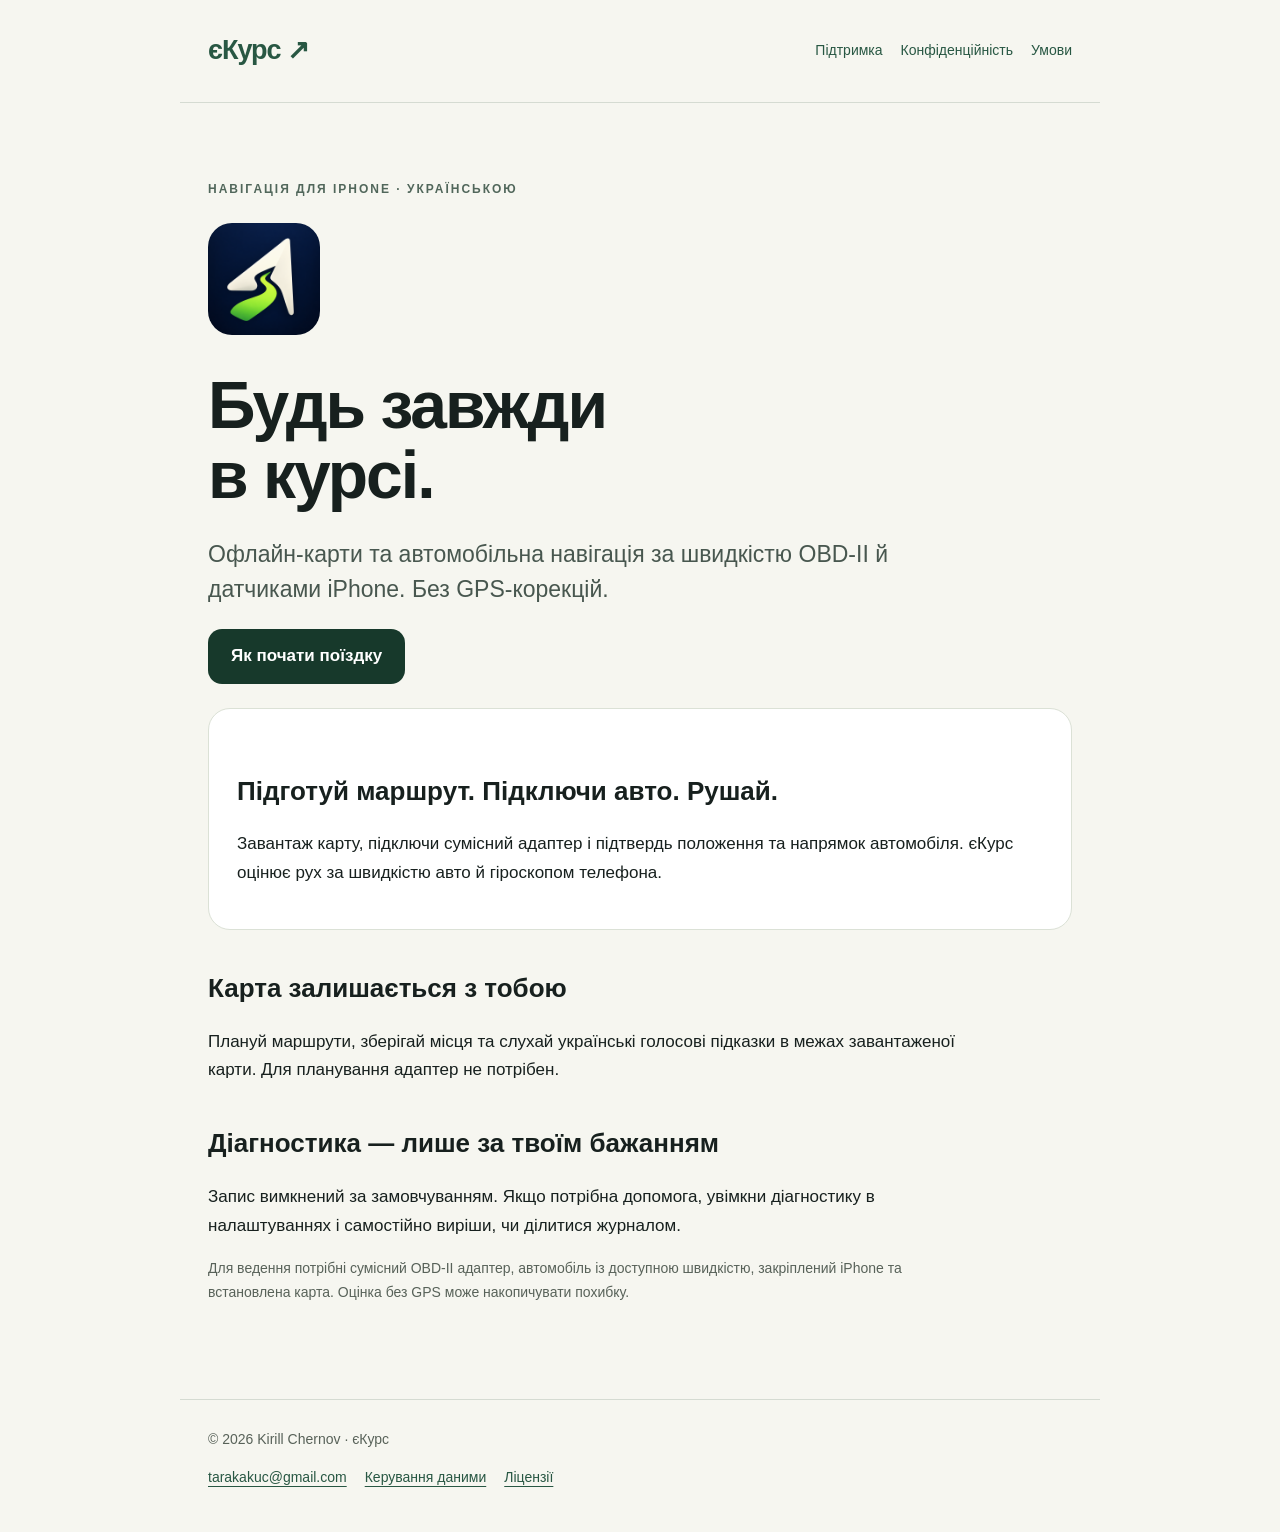
<file: index.html>
<!doctype html><html lang="uk"><head><meta charset="utf-8"><meta name="viewport" content="width=device-width,initial-scale=1"><meta name="description" content="Будь завжди в курсі — єКурс, автомобільна навігація без GPS"><meta name="theme-color" content="#17392b"><title>Будь завжди в курсі · єКурс</title><link rel="stylesheet" href="style.css"><link rel="icon" href="icon.png"></head><body><header><a class="brand" href="index.html">єКурс<span aria-hidden="true"> ↗</span></a><nav aria-label="Головне меню"><a href="support.html">Підтримка</a><a href="privacy.html">Конфіденційність</a><a href="terms.html">Умови</a></nav></header><main><p class="eyebrow">Навігація для iPhone · Українською</p><img class="icon" src="icon.png" alt="Іконка єКурс"><h1>Будь завжди<br>в курсі.</h1><p class="lead">Офлайн-карти та автомобільна навігація за швидкістю OBD-II й датчиками iPhone. Без GPS-корекцій.</p><p><a class="button" href="support.html">Як почати поїздку</a></p><div class="card"><h2>Підготуй маршрут. Підключи авто. Рушай.</h2><p>Завантаж карту, підключи сумісний адаптер і підтвердь положення та напрямок автомобіля. єКурс оцінює рух за швидкістю авто й гіроскопом телефона.</p></div><h2>Карта залишається з тобою</h2><p>Плануй маршрути, зберігай місця та слухай українські голосові підказки в межах завантаженої карти. Для планування адаптер не потрібен.</p><h2>Діагностика — лише за твоїм бажанням</h2><p>Запис вимкнений за замовчуванням. Якщо потрібна допомога, увімкни діагностику в налаштуваннях і самостійно виріши, чи ділитися журналом.</p><p class="meta">Для ведення потрібні сумісний OBD-II адаптер, автомобіль із доступною швидкістю, закріплений iPhone та встановлена карта. Оцінка без GPS може накопичувати похибку.</p></main><footer>© 2026 Kirill Chernov · єКурс<p><a href="mailto:tarakakuc@gmail.com">tarakakuc@gmail.com</a><a href="data.html">Керування даними</a><a href="licenses.html">Ліцензії</a></p></footer></body></html>
</file>
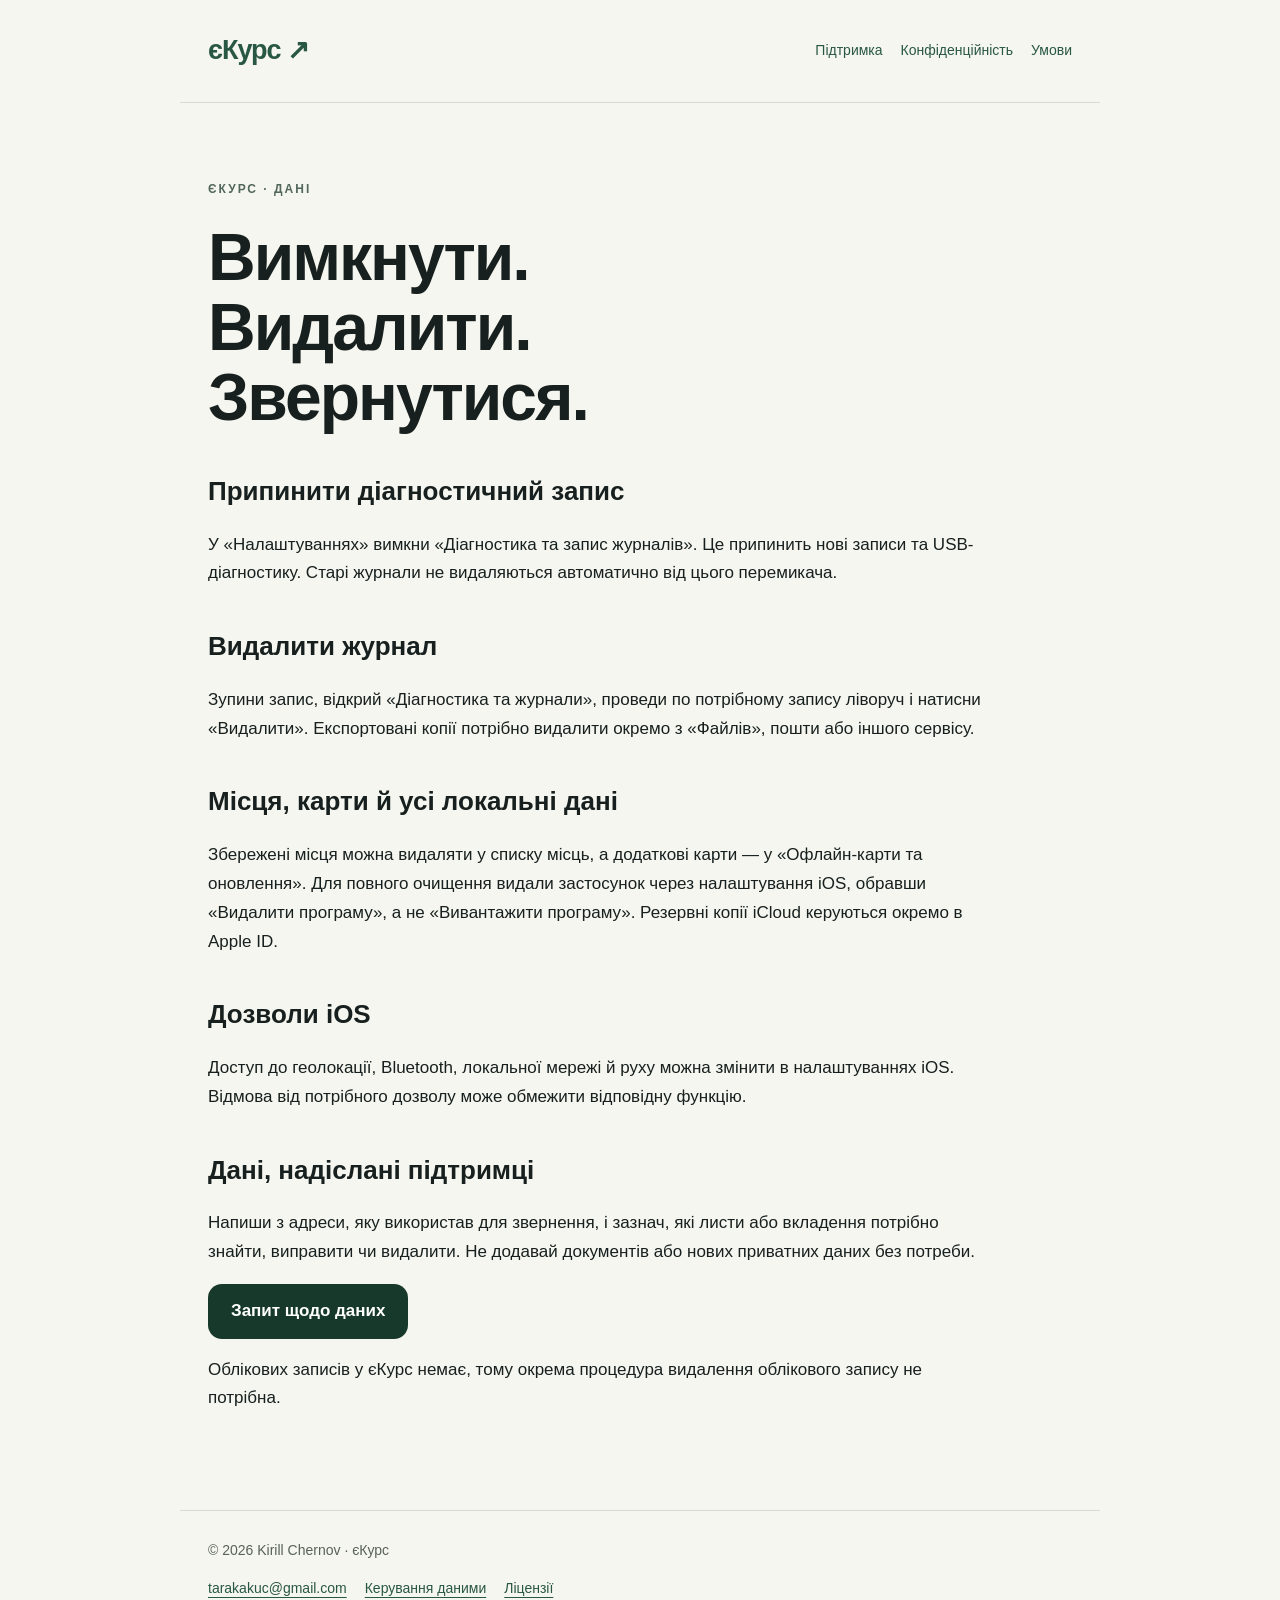
<file: data.html>
<!doctype html><html lang="uk"><head><meta charset="utf-8"><meta name="viewport" content="width=device-width,initial-scale=1"><meta name="description" content="Керування даними — єКурс, автомобільна навігація без GPS"><meta name="theme-color" content="#17392b"><title>Керування даними · єКурс</title><link rel="stylesheet" href="style.css"><link rel="icon" href="icon.png"></head><body><header><a class="brand" href="index.html">єКурс<span aria-hidden="true"> ↗</span></a><nav aria-label="Головне меню"><a href="support.html">Підтримка</a><a href="privacy.html">Конфіденційність</a><a href="terms.html">Умови</a></nav></header><main><p class="eyebrow">єКурс · Дані</p><h1>Вимкнути.<br>Видалити.<br>Звернутися.</h1><h2>Припинити діагностичний запис</h2><p>У «Налаштуваннях» вимкни «Діагностика та запис журналів». Це припинить нові записи та USB-діагностику. Старі журнали не видаляються автоматично від цього перемикача.</p><h2>Видалити журнал</h2><p>Зупини запис, відкрий «Діагностика та журнали», проведи по потрібному запису ліворуч і натисни «Видалити». Експортовані копії потрібно видалити окремо з «Файлів», пошти або іншого сервісу.</p><h2>Місця, карти й усі локальні дані</h2><p>Збережені місця можна видаляти у списку місць, а додаткові карти — у «Офлайн-карти та оновлення». Для повного очищення видали застосунок через налаштування iOS, обравши «Видалити програму», а не «Вивантажити програму». Резервні копії iCloud керуються окремо в Apple ID.</p><h2>Дозволи iOS</h2><p>Доступ до геолокації, Bluetooth, локальної мережі й руху можна змінити в налаштуваннях iOS. Відмова від потрібного дозволу може обмежити відповідну функцію.</p><h2>Дані, надіслані підтримці</h2><p>Напиши з адреси, яку використав для звернення, і зазнач, які листи або вкладення потрібно знайти, виправити чи видалити. Не додавай документів або нових приватних даних без потреби.</p><a class="button" href="mailto:tarakakuc@gmail.com?subject=єКурс%20—%20запит%20щодо%20даних">Запит щодо даних</a><p>Облікових записів у єКурс немає, тому окрема процедура видалення облікового запису не потрібна.</p></main><footer>© 2026 Kirill Chernov · єКурс<p><a href="mailto:tarakakuc@gmail.com">tarakakuc@gmail.com</a><a href="data.html">Керування даними</a><a href="licenses.html">Ліцензії</a></p></footer></body></html>
</file>
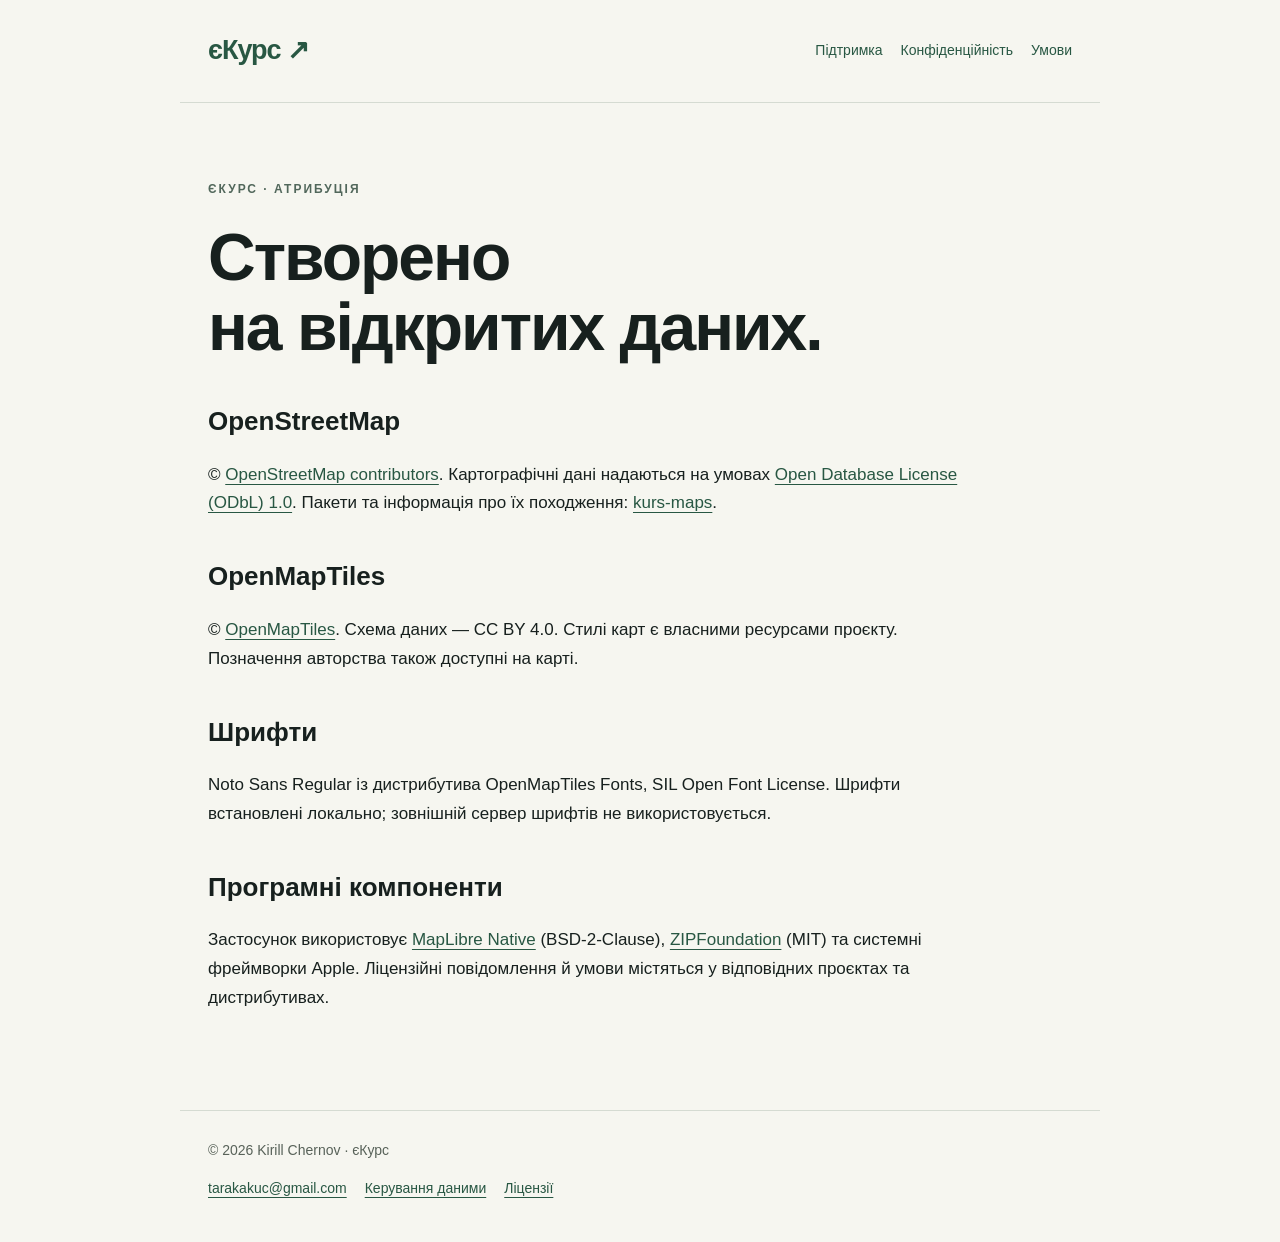
<file: licenses.html>
<!doctype html><html lang="uk"><head><meta charset="utf-8"><meta name="viewport" content="width=device-width,initial-scale=1"><meta name="description" content="Карти та ліцензії — єКурс, автомобільна навігація без GPS"><meta name="theme-color" content="#17392b"><title>Карти та ліцензії · єКурс</title><link rel="stylesheet" href="style.css"><link rel="icon" href="icon.png"></head><body><header><a class="brand" href="index.html">єКурс<span aria-hidden="true"> ↗</span></a><nav aria-label="Головне меню"><a href="support.html">Підтримка</a><a href="privacy.html">Конфіденційність</a><a href="terms.html">Умови</a></nav></header><main><p class="eyebrow">єКурс · Атрибуція</p><h1>Створено<br>на відкритих даних.</h1><h2>OpenStreetMap</h2><p>© <a href="https://www.openstreetmap.org/copyright">OpenStreetMap contributors</a>. Картографічні дані надаються на умовах <a href="https://opendatacommons.org/licenses/odbl/1-0/">Open Database License (ODbL) 1.0</a>. Пакети та інформація про їх походження: <a href="https://github.com/jarakys/kurs-maps">kurs-maps</a>.</p><h2>OpenMapTiles</h2><p>© <a href="https://openmaptiles.org/">OpenMapTiles</a>. Схема даних — CC BY 4.0. Стилі карт є власними ресурсами проєкту. Позначення авторства також доступні на карті.</p><h2>Шрифти</h2><p>Noto Sans Regular із дистрибутива OpenMapTiles Fonts, SIL Open Font License. Шрифти встановлені локально; зовнішній сервер шрифтів не використовується.</p><h2>Програмні компоненти</h2><p>Застосунок використовує <a href="https://github.com/maplibre/maplibre-native">MapLibre Native</a> (BSD-2-Clause), <a href="https://github.com/weichsel/ZIPFoundation">ZIPFoundation</a> (MIT) та системні фреймворки Apple. Ліцензійні повідомлення й умови містяться у відповідних проєктах та дистрибутивах.</p></main><footer>© 2026 Kirill Chernov · єКурс<p><a href="mailto:tarakakuc@gmail.com">tarakakuc@gmail.com</a><a href="data.html">Керування даними</a><a href="licenses.html">Ліцензії</a></p></footer></body></html>
</file>
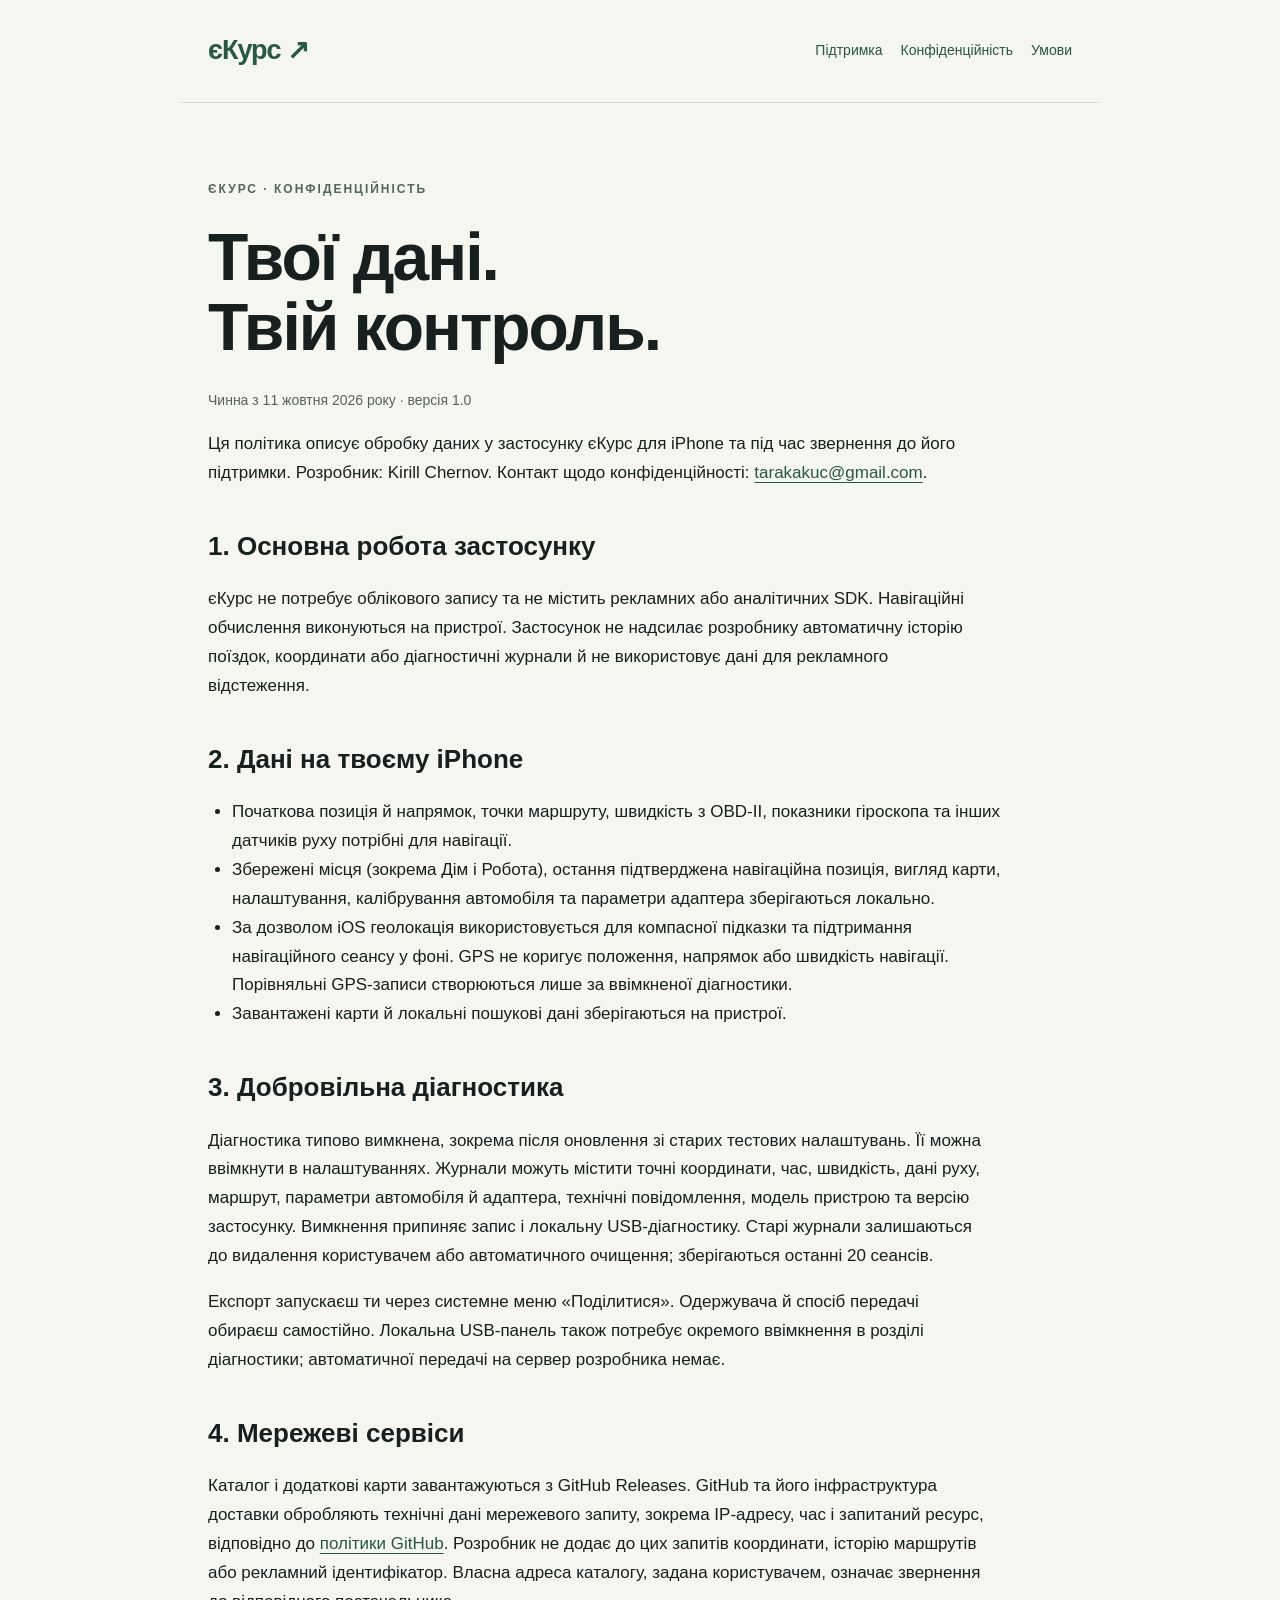
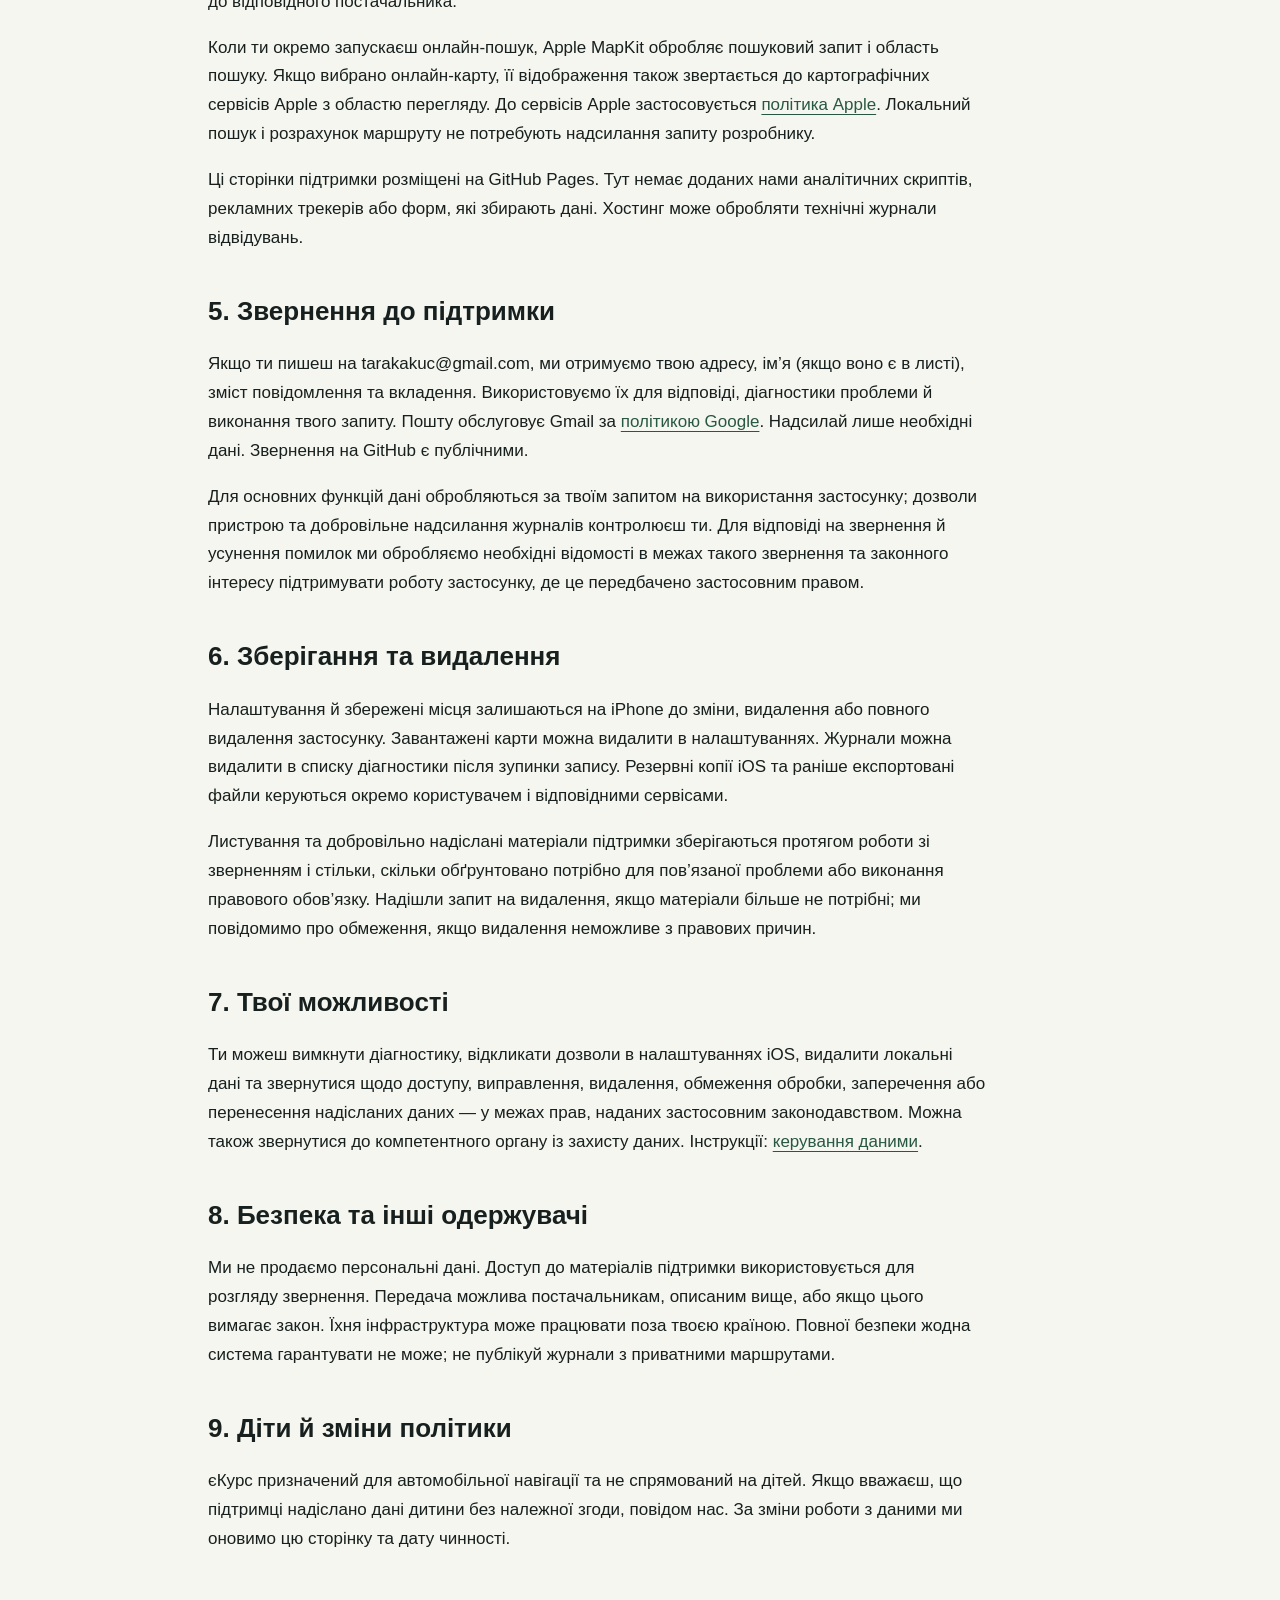
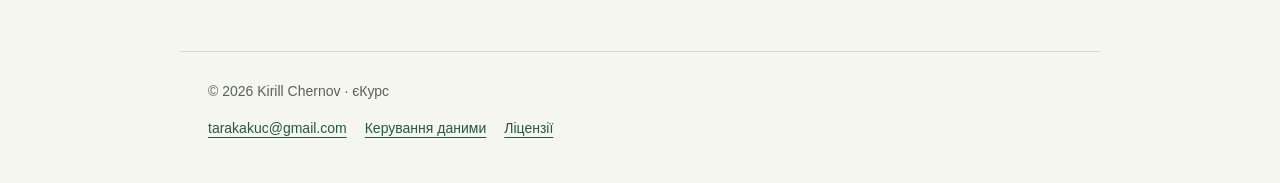
<file: privacy.html>
<!doctype html><html lang="uk"><head><meta charset="utf-8"><meta name="viewport" content="width=device-width,initial-scale=1"><meta name="description" content="Політика конфіденційності — єКурс, автомобільна навігація без GPS"><meta name="theme-color" content="#17392b"><title>Політика конфіденційності · єКурс</title><link rel="stylesheet" href="style.css"><link rel="icon" href="icon.png"></head><body><header><a class="brand" href="index.html">єКурс<span aria-hidden="true"> ↗</span></a><nav aria-label="Головне меню"><a href="support.html">Підтримка</a><a href="privacy.html">Конфіденційність</a><a href="terms.html">Умови</a></nav></header><main><p class="eyebrow">єКурс · Конфіденційність</p><h1>Твої дані.<br>Твій контроль.</h1><p class="meta">Чинна з 11 жовтня 2026 року · версія 1.0</p><p>Ця політика описує обробку даних у застосунку єКурс для iPhone та під час звернення до його підтримки. Розробник: Kirill Chernov. Контакт щодо конфіденційності: <a href="mailto:tarakakuc@gmail.com">tarakakuc@gmail.com</a>.</p><h2>1. Основна робота застосунку</h2><p>єКурс не потребує облікового запису та не містить рекламних або аналітичних SDK. Навігаційні обчислення виконуються на пристрої. Застосунок не надсилає розробнику автоматичну історію поїздок, координати або діагностичні журнали й не використовує дані для рекламного відстеження.</p><h2>2. Дані на твоєму iPhone</h2><ul><li>Початкова позиція й напрямок, точки маршруту, швидкість з OBD-II, показники гіроскопа та інших датчиків руху потрібні для навігації.</li><li>Збережені місця (зокрема Дім і Робота), остання підтверджена навігаційна позиція, вигляд карти, налаштування, калібрування автомобіля та параметри адаптера зберігаються локально.</li><li>За дозволом iOS геолокація використовується для компасної підказки та підтримання навігаційного сеансу у фоні. GPS не коригує положення, напрямок або швидкість навігації. Порівняльні GPS-записи створюються лише за ввімкненої діагностики.</li><li>Завантажені карти й локальні пошукові дані зберігаються на пристрої.</li></ul><h2>3. Добровільна діагностика</h2><p>Діагностика типово вимкнена, зокрема після оновлення зі старих тестових налаштувань. Її можна ввімкнути в налаштуваннях. Журнали можуть містити точні координати, час, швидкість, дані руху, маршрут, параметри автомобіля й адаптера, технічні повідомлення, модель пристрою та версію застосунку. Вимкнення припиняє запис і локальну USB-діагностику. Старі журнали залишаються до видалення користувачем або автоматичного очищення; зберігаються останні 20 сеансів.</p><p>Експорт запускаєш ти через системне меню «Поділитися». Одержувача й спосіб передачі обираєш самостійно. Локальна USB-панель також потребує окремого ввімкнення в розділі діагностики; автоматичної передачі на сервер розробника немає.</p><h2>4. Мережеві сервіси</h2><p>Каталог і додаткові карти завантажуються з GitHub Releases. GitHub та його інфраструктура доставки обробляють технічні дані мережевого запиту, зокрема IP-адресу, час і запитаний ресурс, відповідно до <a href="https://docs.github.com/en/site-policy/privacy-policies/github-general-privacy-statement">політики GitHub</a>. Розробник не додає до цих запитів координати, історію маршрутів або рекламний ідентифікатор. Власна адреса каталогу, задана користувачем, означає звернення до відповідного постачальника.</p><p>Коли ти окремо запускаєш онлайн-пошук, Apple MapKit обробляє пошуковий запит і область пошуку. Якщо вибрано онлайн-карту, її відображення також звертається до картографічних сервісів Apple з областю перегляду. До сервісів Apple застосовується <a href="https://www.apple.com/legal/privacy/">політика Apple</a>. Локальний пошук і розрахунок маршруту не потребують надсилання запиту розробнику.</p><p>Ці сторінки підтримки розміщені на GitHub Pages. Тут немає доданих нами аналітичних скриптів, рекламних трекерів або форм, які збирають дані. Хостинг може обробляти технічні журнали відвідувань.</p><h2>5. Звернення до підтримки</h2><p>Якщо ти пишеш на tarakakuc@gmail.com, ми отримуємо твою адресу, ім’я (якщо воно є в листі), зміст повідомлення та вкладення. Використовуємо їх для відповіді, діагностики проблеми й виконання твого запиту. Пошту обслуговує Gmail за <a href="https://policies.google.com/privacy">політикою Google</a>. Надсилай лише необхідні дані. Звернення на GitHub є публічними.</p><p>Для основних функцій дані обробляються за твоїм запитом на використання застосунку; дозволи пристрою та добровільне надсилання журналів контролюєш ти. Для відповіді на звернення й усунення помилок ми обробляємо необхідні відомості в межах такого звернення та законного інтересу підтримувати роботу застосунку, де це передбачено застосовним правом.</p><h2>6. Зберігання та видалення</h2><p>Налаштування й збережені місця залишаються на iPhone до зміни, видалення або повного видалення застосунку. Завантажені карти можна видалити в налаштуваннях. Журнали можна видалити в списку діагностики після зупинки запису. Резервні копії iOS та раніше експортовані файли керуються окремо користувачем і відповідними сервісами.</p><p>Листування та добровільно надіслані матеріали підтримки зберігаються протягом роботи зі зверненням і стільки, скільки обґрунтовано потрібно для пов’язаної проблеми або виконання правового обов’язку. Надішли запит на видалення, якщо матеріали більше не потрібні; ми повідомимо про обмеження, якщо видалення неможливе з правових причин.</p><h2>7. Твої можливості</h2><p>Ти можеш вимкнути діагностику, відкликати дозволи в налаштуваннях iOS, видалити локальні дані та звернутися щодо доступу, виправлення, видалення, обмеження обробки, заперечення або перенесення надісланих даних — у межах прав, наданих застосовним законодавством. Можна також звернутися до компетентного органу із захисту даних. Інструкції: <a href="data.html">керування даними</a>.</p><h2>8. Безпека та інші одержувачі</h2><p>Ми не продаємо персональні дані. Доступ до матеріалів підтримки використовується для розгляду звернення. Передача можлива постачальникам, описаним вище, або якщо цього вимагає закон. Їхня інфраструктура може працювати поза твоєю країною. Повної безпеки жодна система гарантувати не може; не публікуй журнали з приватними маршрутами.</p><h2>9. Діти й зміни політики</h2><p>єКурс призначений для автомобільної навігації та не спрямований на дітей. Якщо вважаєш, що підтримці надіслано дані дитини без належної згоди, повідом нас. За зміни роботи з даними ми оновимо цю сторінку та дату чинності.</p></main><footer>© 2026 Kirill Chernov · єКурс<p><a href="mailto:tarakakuc@gmail.com">tarakakuc@gmail.com</a><a href="data.html">Керування даними</a><a href="licenses.html">Ліцензії</a></p></footer></body></html>
</file>
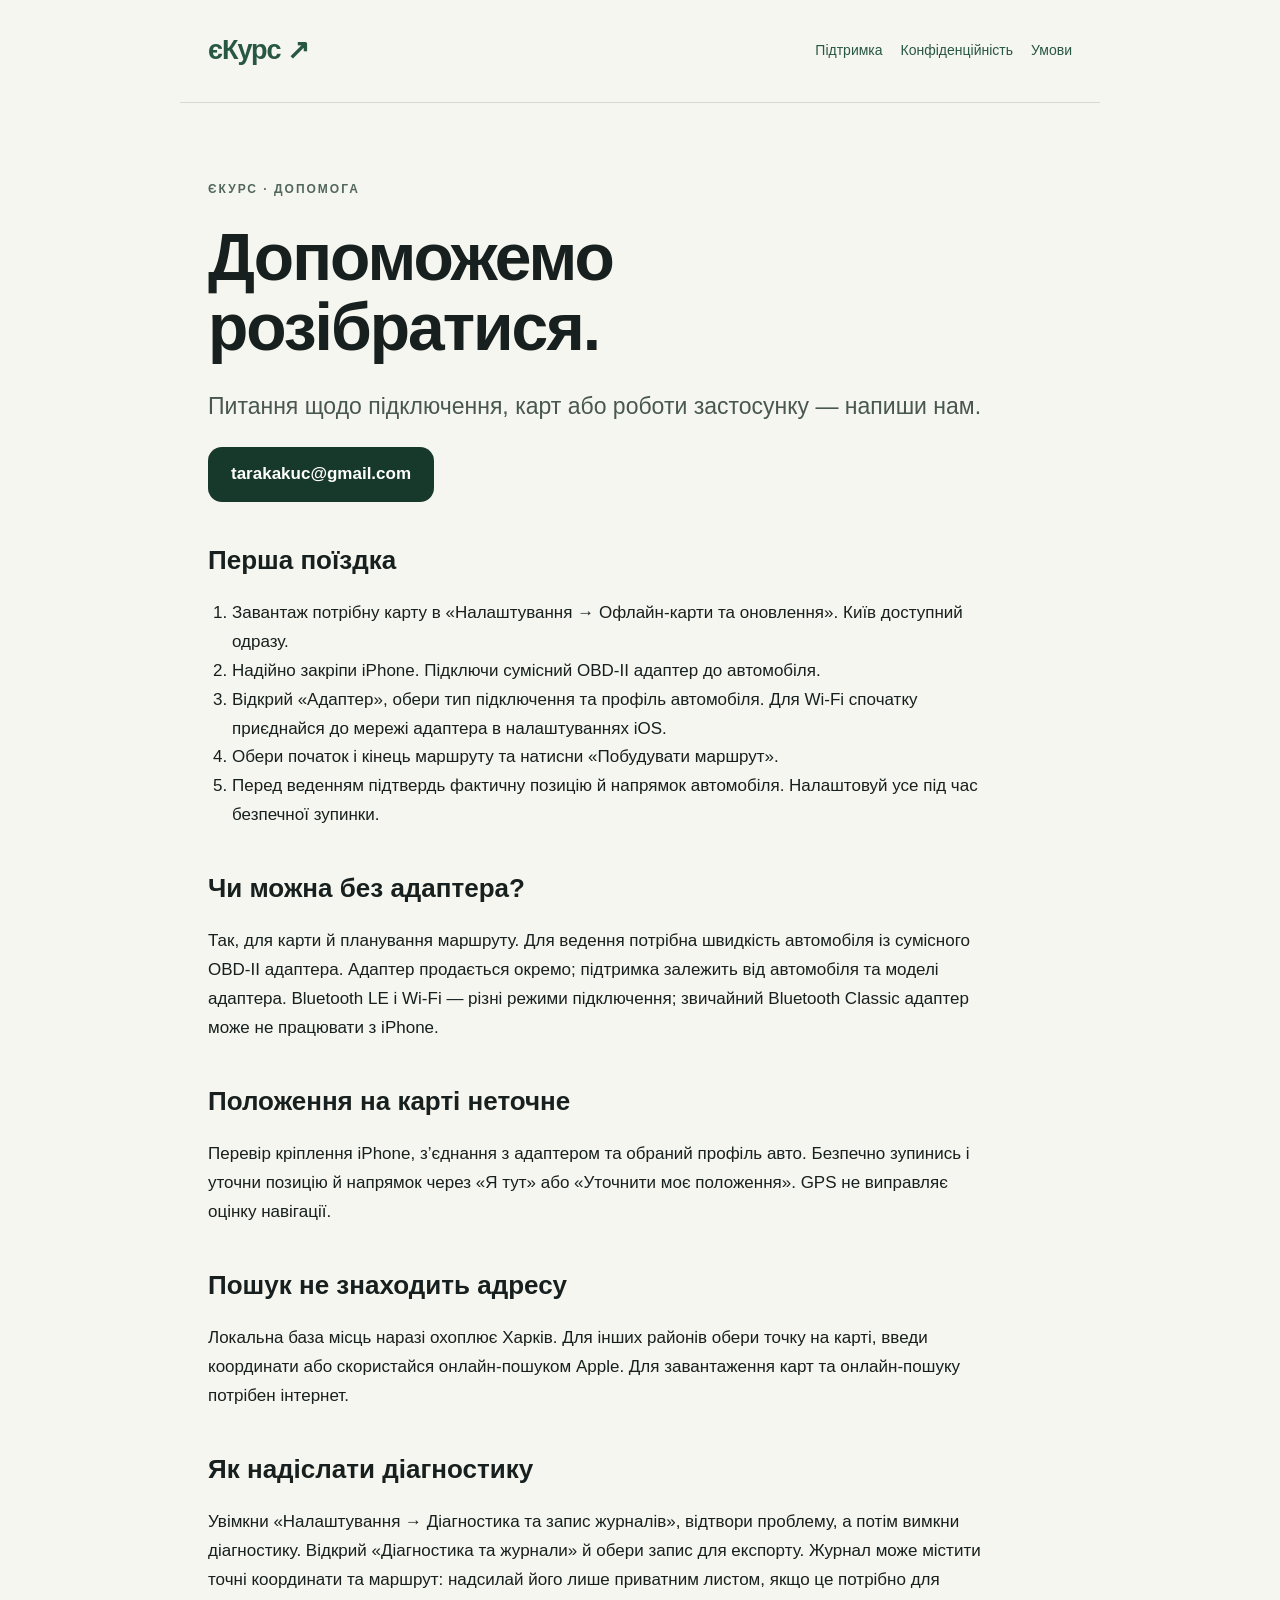
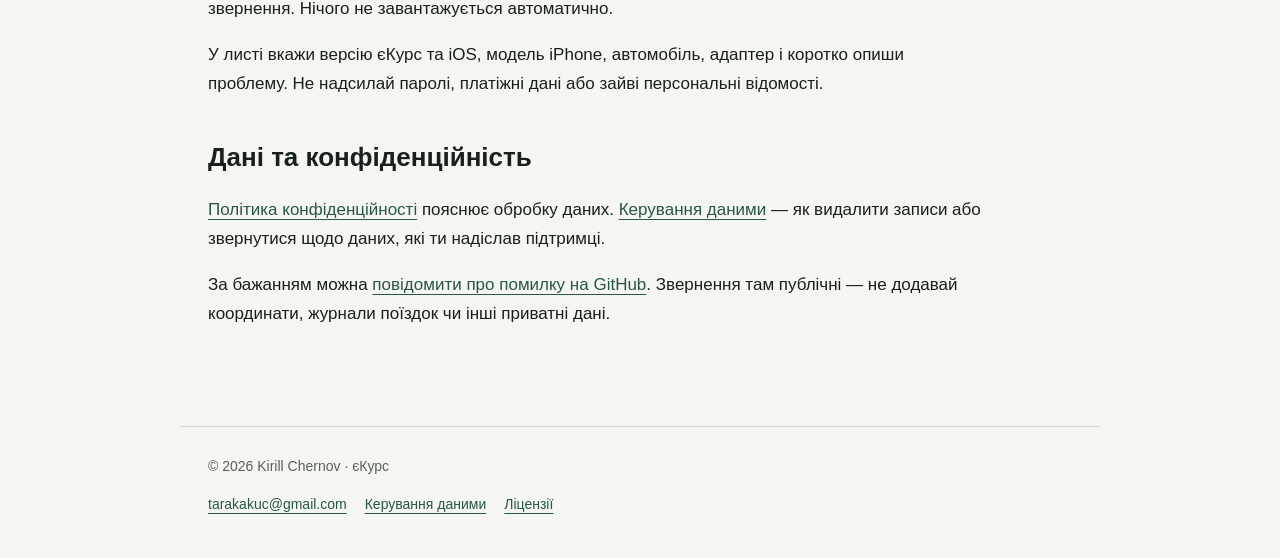
<file: support.html>
<!doctype html><html lang="uk"><head><meta charset="utf-8"><meta name="viewport" content="width=device-width,initial-scale=1"><meta name="description" content="Підтримка — єКурс, автомобільна навігація без GPS"><meta name="theme-color" content="#17392b"><title>Підтримка · єКурс</title><link rel="stylesheet" href="style.css"><link rel="icon" href="icon.png"></head><body><header><a class="brand" href="index.html">єКурс<span aria-hidden="true"> ↗</span></a><nav aria-label="Головне меню"><a href="support.html">Підтримка</a><a href="privacy.html">Конфіденційність</a><a href="terms.html">Умови</a></nav></header><main><p class="eyebrow">єКурс · Допомога</p><h1>Допоможемо<br>розібратися.</h1><p class="lead">Питання щодо підключення, карт або роботи застосунку — напиши нам.</p><a class="button" href="mailto:tarakakuc@gmail.com?subject=єКурс%20—%20підтримка">tarakakuc@gmail.com</a><h2>Перша поїздка</h2><ol><li>Завантаж потрібну карту в «Налаштування → Офлайн-карти та оновлення». Київ доступний одразу.</li><li>Надійно закріпи iPhone. Підключи сумісний OBD-II адаптер до автомобіля.</li><li>Відкрий «Адаптер», обери тип підключення та профіль автомобіля. Для Wi-Fi спочатку приєднайся до мережі адаптера в налаштуваннях iOS.</li><li>Обери початок і кінець маршруту та натисни «Побудувати маршрут».</li><li>Перед веденням підтвердь фактичну позицію й напрямок автомобіля. Налаштовуй усе під час безпечної зупинки.</li></ol><h2>Чи можна без адаптера?</h2><p>Так, для карти й планування маршруту. Для ведення потрібна швидкість автомобіля із сумісного OBD-II адаптера. Адаптер продається окремо; підтримка залежить від автомобіля та моделі адаптера. Bluetooth LE і Wi-Fi — різні режими підключення; звичайний Bluetooth Classic адаптер може не працювати з iPhone.</p><h2>Положення на карті неточне</h2><p>Перевір кріплення iPhone, з’єднання з адаптером та обраний профіль авто. Безпечно зупинись і уточни позицію й напрямок через «Я тут» або «Уточнити моє положення». GPS не виправляє оцінку навігації.</p><h2>Пошук не знаходить адресу</h2><p>Локальна база місць наразі охоплює Харків. Для інших районів обери точку на карті, введи координати або скористайся онлайн-пошуком Apple. Для завантаження карт та онлайн-пошуку потрібен інтернет.</p><h2>Як надіслати діагностику</h2><p>Увімкни «Налаштування → Діагностика та запис журналів», відтвори проблему, а потім вимкни діагностику. Відкрий «Діагностика та журнали» й обери запис для експорту. Журнал може містити точні координати та маршрут: надсилай його лише приватним листом, якщо це потрібно для звернення. Нічого не завантажується автоматично.</p><p>У листі вкажи версію єКурс та iOS, модель iPhone, автомобіль, адаптер і коротко опиши проблему. Не надсилай паролі, платіжні дані або зайві персональні відомості.</p><h2>Дані та конфіденційність</h2><p><a href="privacy.html">Політика конфіденційності</a> пояснює обробку даних. <a href="data.html">Керування даними</a> — як видалити записи або звернутися щодо даних, які ти надіслав підтримці.</p><p>За бажанням можна <a href="https://github.com/jarakys/kurs-support/issues">повідомити про помилку на GitHub</a>. Звернення там публічні — не додавай координати, журнали поїздок чи інші приватні дані.</p></main><footer>© 2026 Kirill Chernov · єКурс<p><a href="mailto:tarakakuc@gmail.com">tarakakuc@gmail.com</a><a href="data.html">Керування даними</a><a href="licenses.html">Ліцензії</a></p></footer></body></html>
</file>
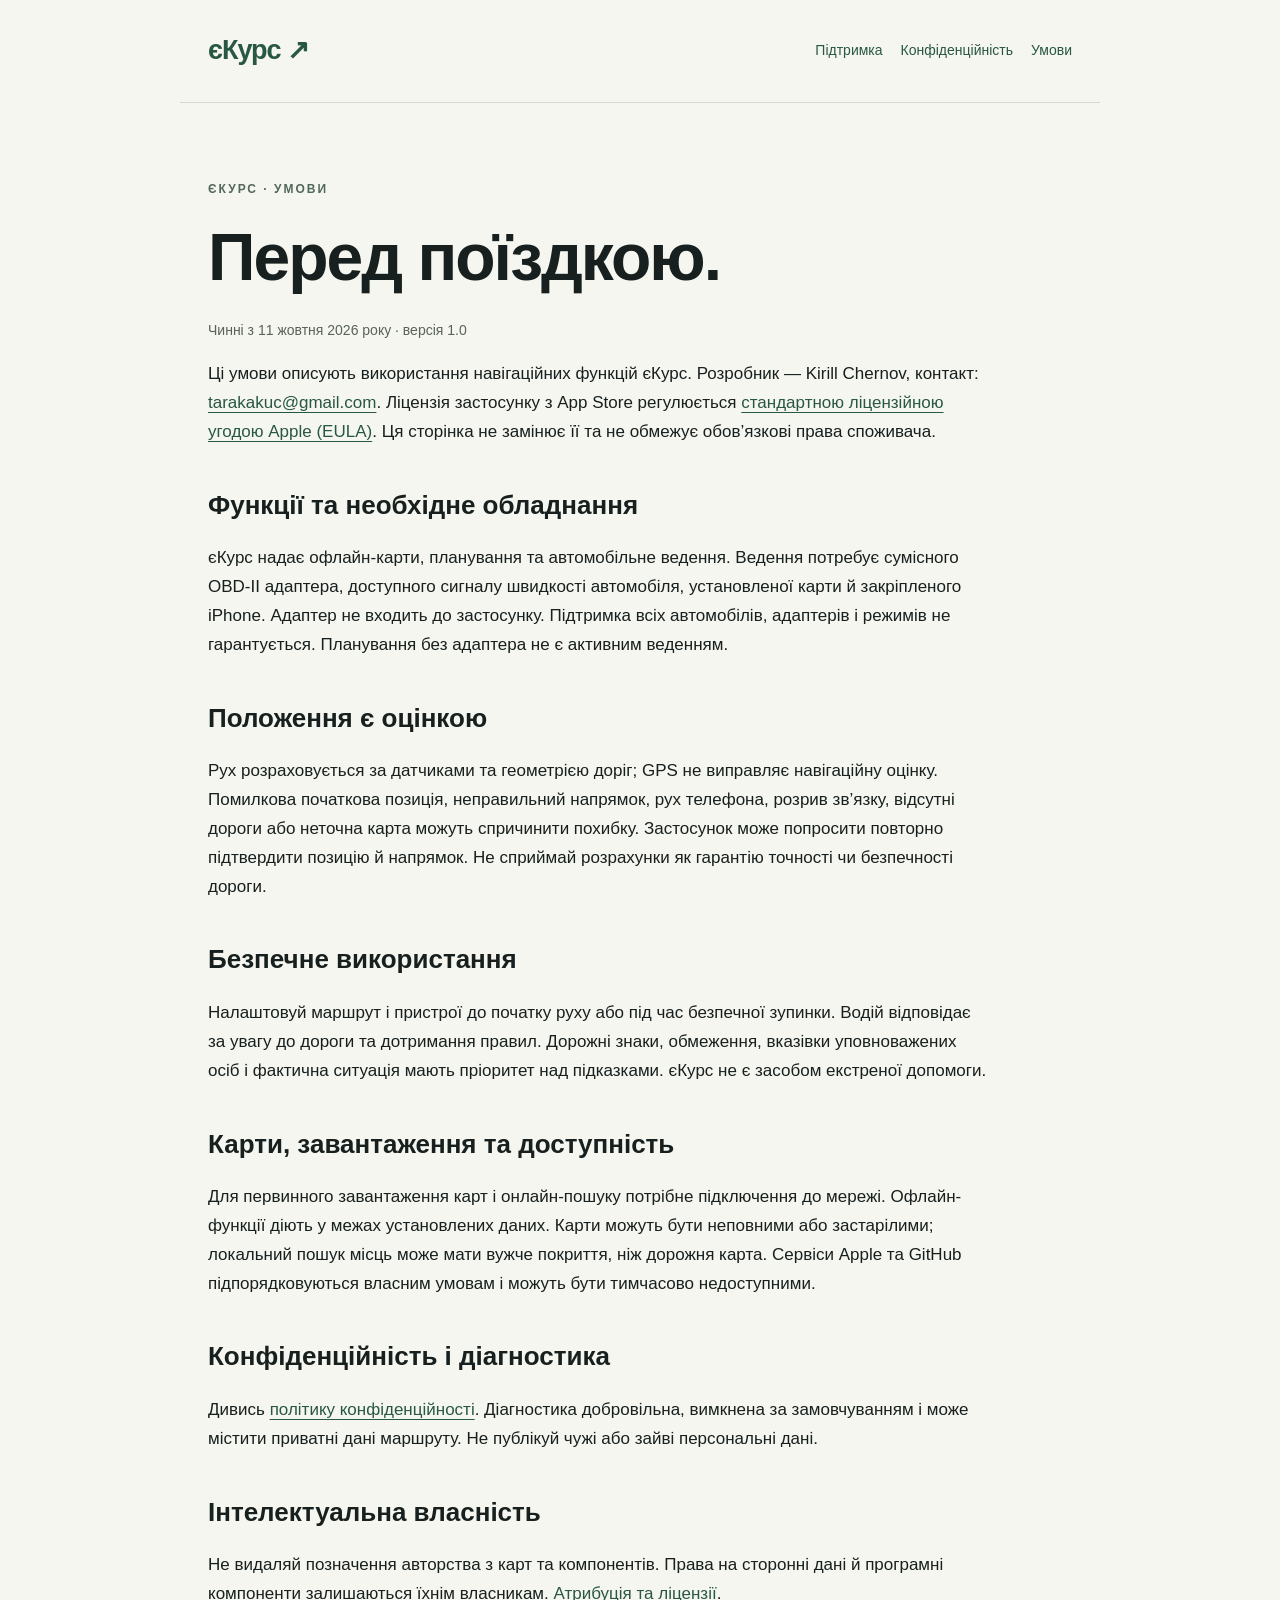
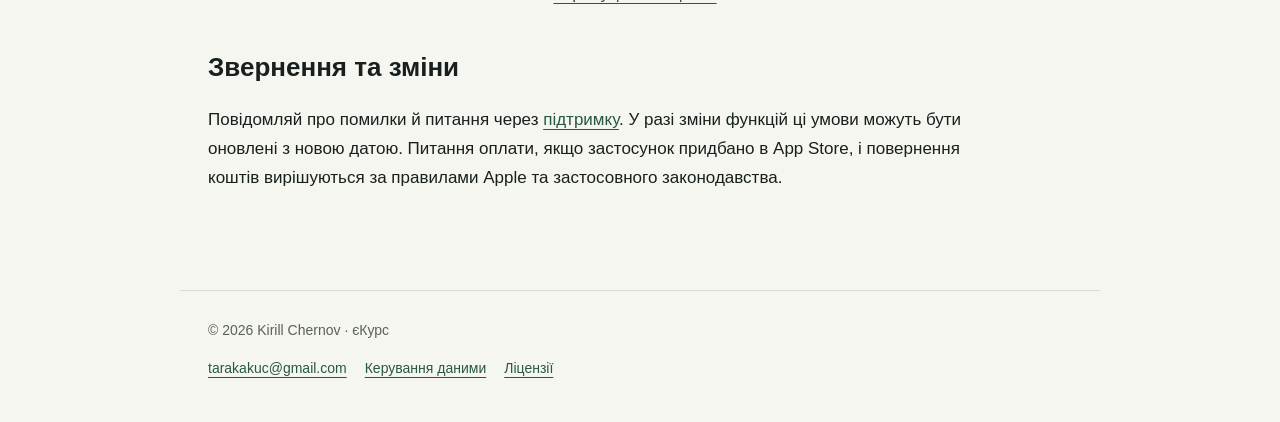
<file: terms.html>
<!doctype html><html lang="uk"><head><meta charset="utf-8"><meta name="viewport" content="width=device-width,initial-scale=1"><meta name="description" content="Умови використання — єКурс, автомобільна навігація без GPS"><meta name="theme-color" content="#17392b"><title>Умови використання · єКурс</title><link rel="stylesheet" href="style.css"><link rel="icon" href="icon.png"></head><body><header><a class="brand" href="index.html">єКурс<span aria-hidden="true"> ↗</span></a><nav aria-label="Головне меню"><a href="support.html">Підтримка</a><a href="privacy.html">Конфіденційність</a><a href="terms.html">Умови</a></nav></header><main><p class="eyebrow">єКурс · Умови</p><h1>Перед поїздкою.</h1><p class="meta">Чинні з 11 жовтня 2026 року · версія 1.0</p><p>Ці умови описують використання навігаційних функцій єКурс. Розробник — Kirill Chernov, контакт: <a href="mailto:tarakakuc@gmail.com">tarakakuc@gmail.com</a>. Ліцензія застосунку з App Store регулюється <a href="https://www.apple.com/legal/internet-services/itunes/dev/stdeula/">стандартною ліцензійною угодою Apple (EULA)</a>. Ця сторінка не замінює її та не обмежує обов’язкові права споживача.</p><h2>Функції та необхідне обладнання</h2><p>єКурс надає офлайн-карти, планування та автомобільне ведення. Ведення потребує сумісного OBD-II адаптера, доступного сигналу швидкості автомобіля, установленої карти й закріпленого iPhone. Адаптер не входить до застосунку. Підтримка всіх автомобілів, адаптерів і режимів не гарантується. Планування без адаптера не є активним веденням.</p><h2>Положення є оцінкою</h2><p>Рух розраховується за датчиками та геометрією доріг; GPS не виправляє навігаційну оцінку. Помилкова початкова позиція, неправильний напрямок, рух телефона, розрив зв’язку, відсутні дороги або неточна карта можуть спричинити похибку. Застосунок може попросити повторно підтвердити позицію й напрямок. Не сприймай розрахунки як гарантію точності чи безпечності дороги.</p><h2>Безпечне використання</h2><p>Налаштовуй маршрут і пристрої до початку руху або під час безпечної зупинки. Водій відповідає за увагу до дороги та дотримання правил. Дорожні знаки, обмеження, вказівки уповноважених осіб і фактична ситуація мають пріоритет над підказками. єКурс не є засобом екстреної допомоги.</p><h2>Карти, завантаження та доступність</h2><p>Для первинного завантаження карт і онлайн-пошуку потрібне підключення до мережі. Офлайн-функції діють у межах установлених даних. Карти можуть бути неповними або застарілими; локальний пошук місць може мати вужче покриття, ніж дорожня карта. Сервіси Apple та GitHub підпорядковуються власним умовам і можуть бути тимчасово недоступними.</p><h2>Конфіденційність і діагностика</h2><p>Дивись <a href="privacy.html">політику конфіденційності</a>. Діагностика добровільна, вимкнена за замовчуванням і може містити приватні дані маршруту. Не публікуй чужі або зайві персональні дані.</p><h2>Інтелектуальна власність</h2><p>Не видаляй позначення авторства з карт та компонентів. Права на сторонні дані й програмні компоненти залишаються їхнім власникам. <a href="licenses.html">Атрибуція та ліцензії</a>.</p><h2>Звернення та зміни</h2><p>Повідомляй про помилки й питання через <a href="support.html">підтримку</a>. У разі зміни функцій ці умови можуть бути оновлені з новою датою. Питання оплати, якщо застосунок придбано в App Store, і повернення коштів вирішуються за правилами Apple та застосовного законодавства.</p></main><footer>© 2026 Kirill Chernov · єКурс<p><a href="mailto:tarakakuc@gmail.com">tarakakuc@gmail.com</a><a href="data.html">Керування даними</a><a href="licenses.html">Ліцензії</a></p></footer></body></html>
</file>
<file: style.css>
*{box-sizing:border-box}body{margin:0;background:#f6f6f0;color:#17201e;font:17px/1.7 -apple-system,BlinkMacSystemFont,"Segoe UI",sans-serif}a{color:#285743;text-underline-offset:4px}header,main,footer{max-width:920px;margin:auto;padding:28px}header{display:flex;align-items:center;justify-content:space-between;gap:20px;border-bottom:1px solid #d5dbd2}header a{text-decoration:none}nav{display:flex;flex-wrap:wrap;gap:18px;font-size:14px}.brand{font-size:27px;font-weight:800;letter-spacing:-1px}main{padding-top:64px;padding-bottom:80px}h1{font-size:clamp(36px,6vw,66px);line-height:1.06;letter-spacing:-2px;max-width:780px;margin:0 0 26px}h2{font-size:26px;line-height:1.3;margin-top:42px}p,li{max-width:780px}.lead{font-size:23px;line-height:1.5;color:#48574f}.eyebrow{font-size:12px;letter-spacing:2px;text-transform:uppercase;font-weight:700;color:#51675b;margin-bottom:24px}.card{background:white;border:1px solid #dbe1d6;border-radius:22px;padding:24px 28px;margin:24px 0}.button{display:inline-block;background:#17392b;color:white;padding:13px 23px;border-radius:14px;text-decoration:none;font-weight:650}.meta,footer{font-size:14px;color:#586259}footer{border-top:1px solid #d5dbd2}footer a{margin-right:18px}ul,ol{padding-left:24px}.icon{width:112px;height:112px;border-radius:24px;margin-bottom:26px}@media(max-width:600px){header{align-items:flex-start;flex-direction:column}header,main,footer{padding-left:22px;padding-right:22px}main{padding-top:40px}h1{letter-spacing:-1px}}
</file>
